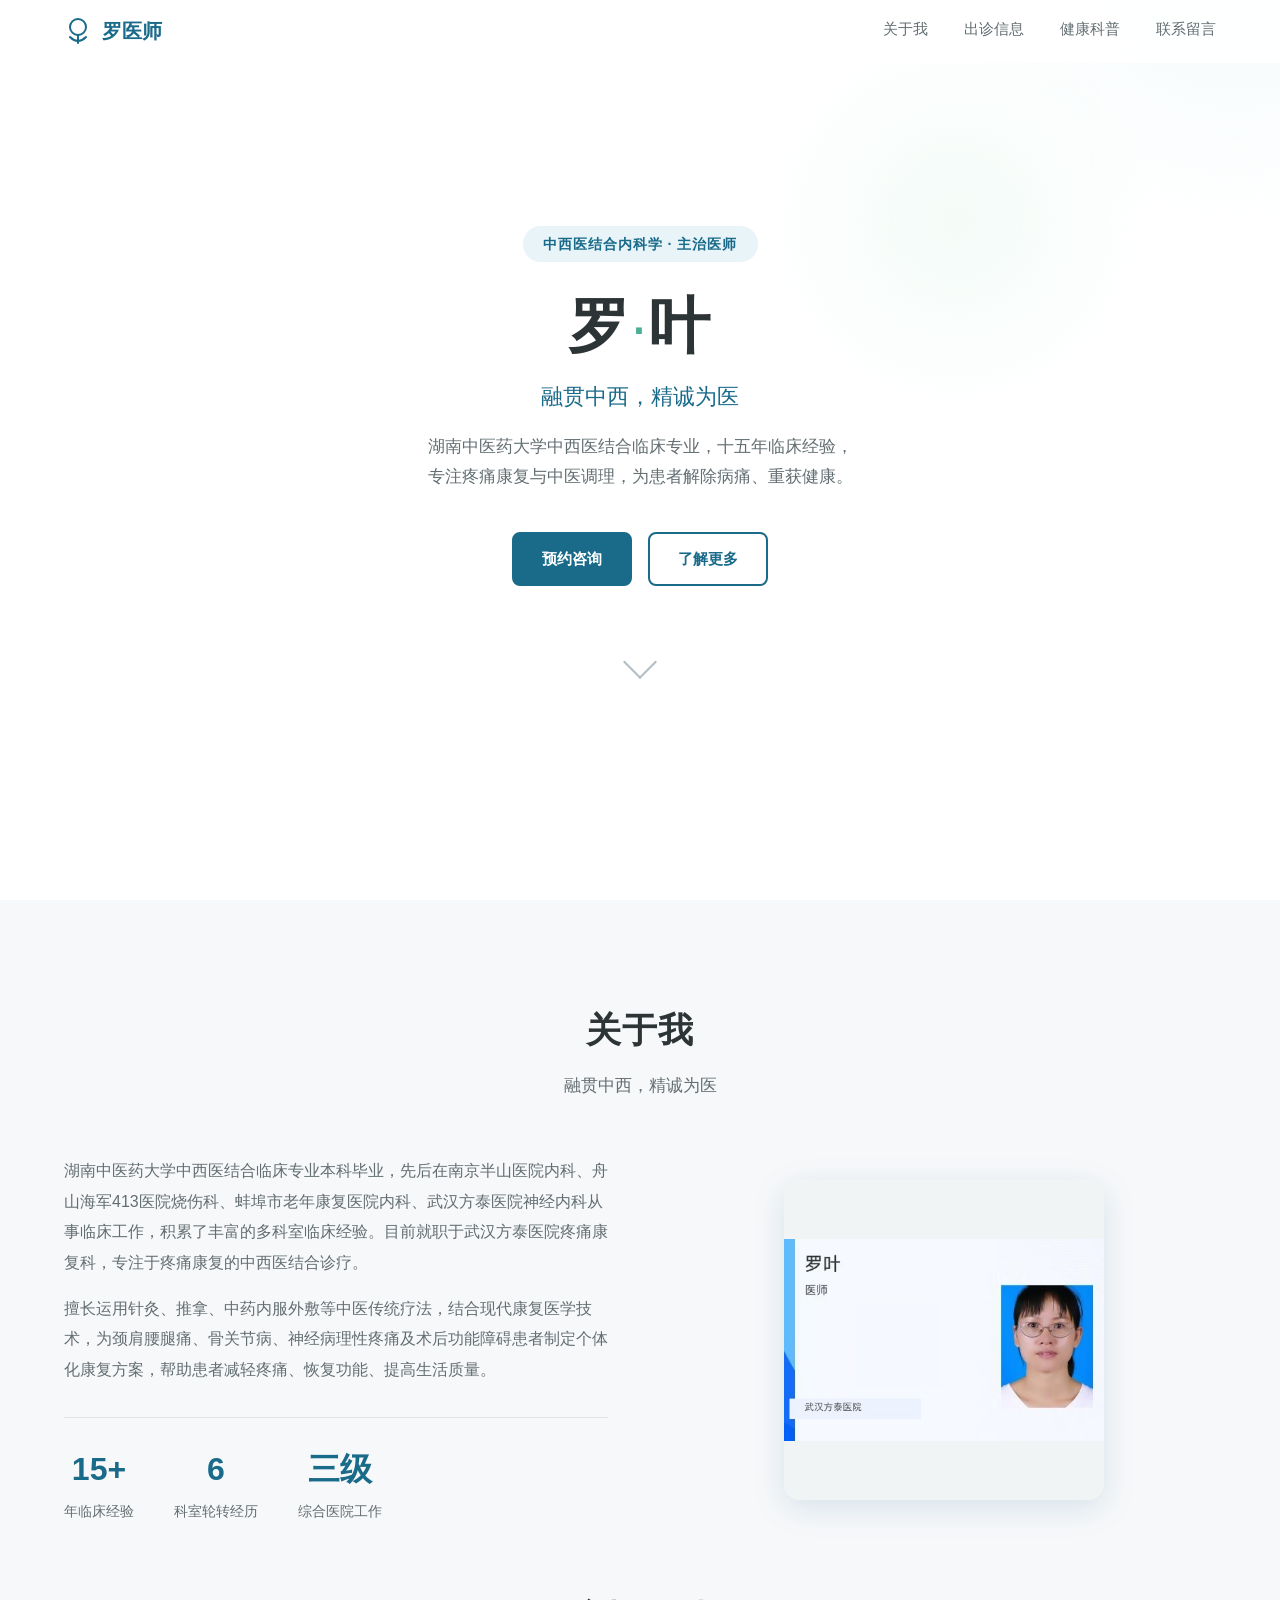
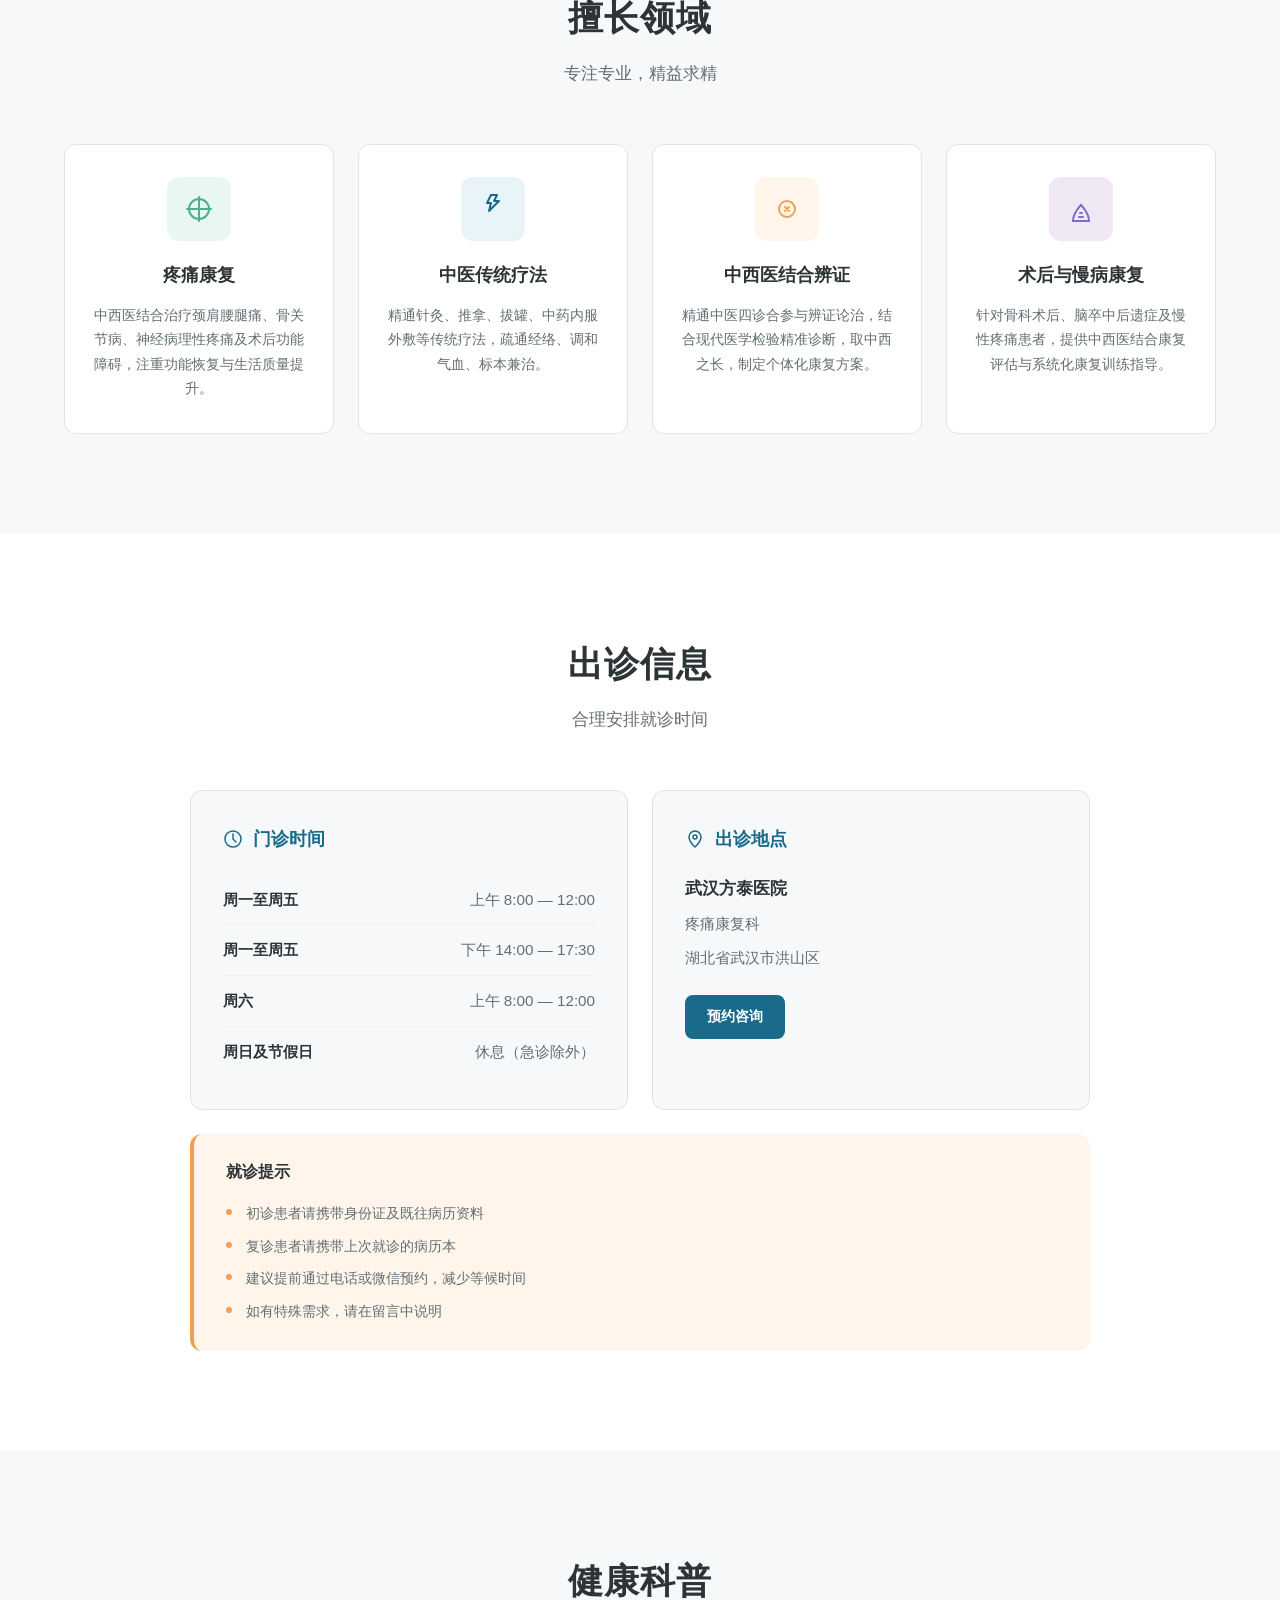
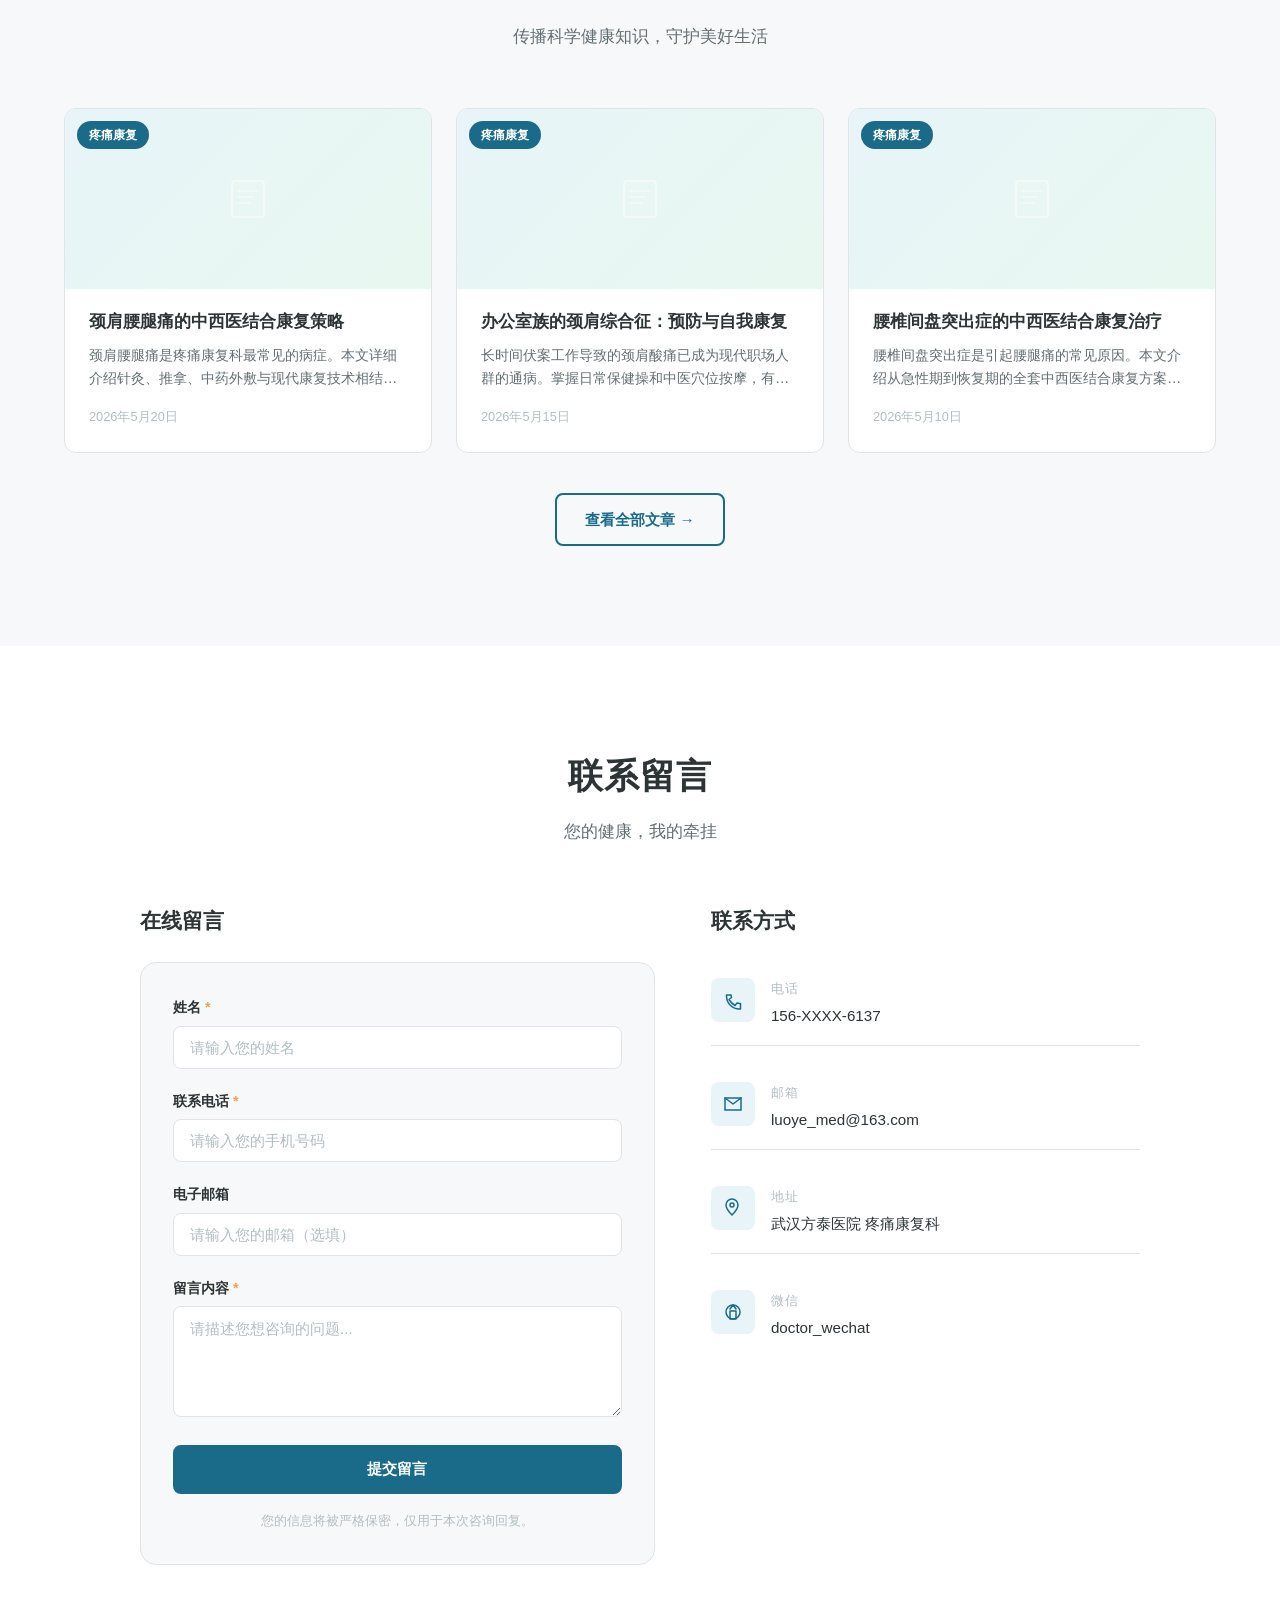
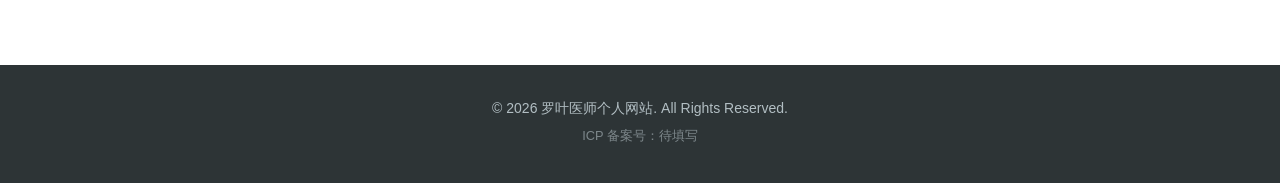
<file: index.html>
<!DOCTYPE html>
<html lang="zh-CN">
<head>
  <meta charset="UTF-8">
  <meta name="viewport" content="width=device-width, initial-scale=1.0">
  <meta name="description" content="罗叶 · 中西医结合主治医师 — 融贯中西，精诚为医。专注疼痛康复，提供出诊信息、颈肩腰腿痛康复、中医养生科普、在线咨询。">
  <meta name="keywords" content="中西医结合,主治医师,疼痛康复,颈肩腰腿痛,中医养生,健康科普,在线咨询,罗叶">
  <title>罗叶 | 中西医结合 主治医师</title>
  <link rel="stylesheet" href="css/style.css">
</head>
<body>

  <!-- ====== 导航栏 ====== -->
  <header id="navbar">
    <div class="container nav-inner">
      <a href="#hero" class="logo">
        <svg width="28" height="28" viewBox="0 0 28 28" fill="none" class="logo-icon">
          <circle cx="14" cy="10" r="8" stroke="currentColor" stroke-width="2"/>
          <path d="M6 20 Q14 28 22 20" stroke="currentColor" stroke-width="2" stroke-linecap="round"/>
          <line x1="14" y1="18" x2="14" y2="26" stroke="currentColor" stroke-width="2" stroke-linecap="round"/>
        </svg>
        <span>罗医师</span>
      </a>
      <nav>
        <a href="#about">关于我</a>
        <a href="#schedule">出诊信息</a>
        <a href="#blog">健康科普</a>
        <a href="#contact">联系留言</a>
      </nav>
      <button class="mobile-menu-btn" aria-label="菜单">
        <span></span><span></span><span></span>
      </button>
    </div>
  </header>

  <!-- ====== 首屏 Hero ====== -->
  <section id="hero">
    <div class="container hero-content">
      <p class="hero-badge">中西医结合内科学 · 主治医师</p>
      <h1 class="hero-name">罗<span class="dot">·</span>叶</h1>
      <p class="hero-slogan">融贯中西，精诚为医</p>
      <p class="hero-desc">湖南中医药大学中西医结合临床专业，十五年临床经验，<br>专注疼痛康复与中医调理，为患者解除病痛、重获健康。</p>
      <div class="hero-cta">
        <a href="#contact" class="btn btn-primary">预约咨询</a>
        <a href="#about" class="btn btn-outline">了解更多</a>
      </div>
      <div class="scroll-indicator">
        <span></span>
      </div>
    </div>
    <div class="hero-bg-decor"></div>
  </section>

  <!-- ====== 关于我 / 擅长领域 ====== -->
  <section id="about">
    <div class="container">
      <div class="section-header">
        <h2>关于我</h2>
        <p class="section-subtitle">融贯中西，精诚为医</p>
      </div>
      <div class="about-grid">
        <div class="about-text">
          <p>湖南中医药大学中西医结合临床专业本科毕业，先后在南京半山医院内科、舟山海军413医院烧伤科、蚌埠市老年康复医院内科、武汉方泰医院神经内科从事临床工作，积累了丰富的多科室临床经验。目前就职于武汉方泰医院疼痛康复科，专注于疼痛康复的中西医结合诊疗。</p>
          <p>擅长运用针灸、推拿、中药内服外敷等中医传统疗法，结合现代康复医学技术，为颈肩腰腿痛、骨关节病、神经病理性疼痛及术后功能障碍患者制定个体化康复方案，帮助患者减轻疼痛、恢复功能、提高生活质量。</p>
          <div class="about-stats">
            <div class="stat-item">
              <span class="stat-num">15+</span>
              <span class="stat-label">年临床经验</span>
            </div>
            <div class="stat-item">
              <span class="stat-num">6</span>
              <span class="stat-label">科室轮转经历</span>
            </div>
            <div class="stat-item">
              <span class="stat-num">三级</span>
              <span class="stat-label">综合医院工作</span>
            </div>
          </div>
        </div>
        <div class="about-image">
          <div class="about-photo-crop">
            <img src="images/photo.jpeg" alt="罗叶医师" class="about-photo" loading="lazy">
          </div>
        </div>
      </div>

      <!-- 擅长领域 -->
      <div class="section-header" style="margin-top: 4rem;">
        <h2>擅长领域</h2>
        <p class="section-subtitle">专注专业，精益求精</p>
      </div>
      <div class="specialties-grid">
        <div class="specialty-card">
          <div class="card-icon" style="background:#E8F8F0;">
            <svg width="32" height="32" viewBox="0 0 32 32" fill="none">
              <path d="M16 4v24M4 16h24" stroke="#4CAF93" stroke-width="2" stroke-linecap="round"/>
              <circle cx="16" cy="16" r="10" stroke="#4CAF93" stroke-width="2"/>
            </svg>
          </div>
          <h3>疼痛康复</h3>
          <p>中西医结合治疗颈肩腰腿痛、骨关节病、神经病理性疼痛及术后功能障碍，注重功能恢复与生活质量提升。</p>
        </div>
        <div class="specialty-card">
          <div class="card-icon" style="background:#E8F4F8;">
            <svg width="32" height="32" viewBox="0 0 32 32" fill="none">
              <path d="M14 2l-4 8h4l-2 8 10-10h-5l3-6H14z" stroke="#1A6B8A" stroke-width="2" stroke-linejoin="round"/>
            </svg>
          </div>
          <h3>中医传统疗法</h3>
          <p>精通针灸、推拿、拔罐、中药内服外敷等传统疗法，疏通经络、调和气血、标本兼治。</p>
        </div>
        <div class="specialty-card">
          <div class="card-icon" style="background:#FFF5EB;">
            <svg width="32" height="32" viewBox="0 0 32 32" fill="none">
              <path d="M8 16c0-4.4 3.6-8 8-8s8 3.6 8 8-3.6 8-8 8-8-3.6-8-8z" stroke="#F0A050" stroke-width="2"/>
              <path d="M14 14l4 4M18 14l-4 4" stroke="#F0A050" stroke-width="2" stroke-linecap="round"/>
            </svg>
          </div>
          <h3>中西医结合辨证</h3>
          <p>精通中医四诊合参与辨证论治，结合现代医学检验精准诊断，取中西之长，制定个体化康复方案。</p>
        </div>
        <div class="specialty-card">
          <div class="card-icon" style="background:#F0E8F4;">
            <svg width="32" height="32" viewBox="0 0 32 32" fill="none">
              <path d="M8 28c0-8 8-16 8-16s8 8 8 16" stroke="#7B6BCD" stroke-width="2" stroke-linecap="round"/>
              <path d="M14 24h4M15 20h2" stroke="#7B6BCD" stroke-width="2" stroke-linecap="round"/>
              <path d="M8 28h16" stroke="#7B6BCD" stroke-width="2" stroke-linecap="round"/>
            </svg>
          </div>
          <h3>术后与慢病康复</h3>
          <p>针对骨科术后、脑卒中后遗症及慢性疼痛患者，提供中西医结合康复评估与系统化康复训练指导。</p>
        </div>
      </div>
    </div>
  </section>

  <!-- ====== 出诊信息 ====== -->
  <section id="schedule">
    <div class="container">
      <div class="section-header">
        <h2>出诊信息</h2>
        <p class="section-subtitle">合理安排就诊时间</p>
      </div>
      <div class="schedule-grid">
        <div class="schedule-card">
          <h3><svg width="20" height="20" viewBox="0 0 20 20" fill="none"><circle cx="10" cy="10" r="8" stroke="currentColor" stroke-width="1.5"/><path d="M10 5v5l3 3" stroke="currentColor" stroke-width="1.5" stroke-linecap="round"/></svg> 门诊时间</h3>
          <ul class="time-list">
            <li><span>周一至周五</span><span>上午 8:00 — 12:00</span></li>
            <li><span>周一至周五</span><span>下午 14:00 — 17:30</span></li>
            <li><span>周六</span><span>上午 8:00 — 12:00</span></li>
            <li><span>周日及节假日</span><span>休息（急诊除外）</span></li>
          </ul>
        </div>
        <div class="schedule-card">
          <h3><svg width="20" height="20" viewBox="0 0 20 20" fill="none"><path d="M10 2C6.7 2 4 4.7 4 8c0 4.5 6 10 6 10s6-5.5 6-10c0-3.3-2.7-6-6-6z" stroke="currentColor" stroke-width="1.5"/><circle cx="10" cy="8" r="2" stroke="currentColor" stroke-width="1.5"/></svg> 出诊地点</h3>
          <div class="location-info">
            <p class="hospital-name">武汉方泰医院</p>
            <p class="department">疼痛康复科</p>
            <p class="address">湖北省武汉市洪山区</p>
          </div>
          <a href="#contact" class="btn btn-primary btn-sm" style="margin-top:1rem;">预约咨询</a>
        </div>
        <div class="schedule-tips">
          <h4>就诊提示</h4>
          <ul>
            <li>初诊患者请携带身份证及既往病历资料</li>
            <li>复诊患者请携带上次就诊的病历本</li>
            <li>建议提前通过电话或微信预约，减少等候时间</li>
            <li>如有特殊需求，请在留言中说明</li>
          </ul>
        </div>
      </div>
    </div>
  </section>

  <!-- ====== 健康科普 ====== -->
  <section id="blog">
    <div class="container">
      <div class="section-header">
        <h2>健康科普</h2>
        <p class="section-subtitle">传播科学健康知识，守护美好生活</p>
      </div>
      <div class="blog-grid" id="blog-list">
        <!-- 由 JS 动态渲染 -->
      </div>
      <div class="blog-more">
        <a href="blog/index.html" class="btn btn-outline">查看全部文章 →</a>
      </div>
    </div>
  </section>

  <!-- ====== 联系留言 ====== -->
  <section id="contact">
    <div class="container">
      <div class="section-header">
        <h2>联系留言</h2>
        <p class="section-subtitle">您的健康，我的牵挂</p>
      </div>
      <div class="contact-grid">
        <div class="contact-form-wrapper">
          <h3>在线留言</h3>
          <form id="contact-form" class="contact-form" action="https://formspree.io/f/your-form-id" method="POST">
            <div class="form-group">
              <label for="name">姓名 <span class="required">*</span></label>
              <input type="text" id="name" name="name" placeholder="请输入您的姓名" required>
            </div>
            <div class="form-group">
              <label for="phone">联系电话 <span class="required">*</span></label>
              <input type="tel" id="phone" name="phone" placeholder="请输入您的手机号码" required>
            </div>
            <div class="form-group">
              <label for="email">电子邮箱</label>
              <input type="email" id="email" name="email" placeholder="请输入您的邮箱（选填）">
            </div>
            <div class="form-group">
              <label for="message">留言内容 <span class="required">*</span></label>
              <textarea id="message" name="message" rows="5" placeholder="请描述您想咨询的问题..." required></textarea>
            </div>
            <button type="submit" class="btn btn-primary btn-full">
              <span class="btn-text">提交留言</span>
              <span class="btn-loading" style="display:none;">发送中...</span>
            </button>
            <p class="form-note">您的信息将被严格保密，仅用于本次咨询回复。</p>
          </form>
        </div>
        <div class="contact-info">
          <h3>联系方式</h3>
          <div class="info-items">
            <div class="info-item">
              <div class="info-icon">
                <svg width="22" height="22" viewBox="0 0 22 22" fill="none"><path d="M17.5 14.5l-2.5-.5-2 2.5c-2.5-1.5-4.5-3.5-6-6l2.5-2-.5-2.5H4.5v1c0 7.2 5.8 13 13 13h1v-5.5z" stroke="#1A6B8A" stroke-width="1.5" stroke-linecap="round" stroke-linejoin="round"/></svg>
              </div>
              <div>
                <span class="info-label">电话</span>
                <span class="info-value">156-XXXX-6137</span>
              </div>
            </div>
            <div class="info-item">
              <div class="info-icon">
                <svg width="22" height="22" viewBox="0 0 22 22" fill="none"><path d="M3 5h16v12H3z" stroke="#1A6B8A" stroke-width="1.5"/><path d="M3 5l8 6 8-6" stroke="#1A6B8A" stroke-width="1.5" stroke-linecap="round" stroke-linejoin="round"/></svg>
              </div>
              <div>
                <span class="info-label">邮箱</span>
                <span class="info-value">luoye_med@163.com</span>
              </div>
            </div>
            <div class="info-item">
              <div class="info-icon">
                <svg width="22" height="22" viewBox="0 0 22 22" fill="none"><path d="M16 8a6 6 0 0 0-12 0c0 4 6 10 6 10s6-6 6-10z" stroke="#1A6B8A" stroke-width="1.5"/><circle cx="10" cy="8" r="2" stroke="#1A6B8A" stroke-width="1.5"/></svg>
              </div>
              <div>
                <span class="info-label">地址</span>
                <span class="info-value">武汉方泰医院 疼痛康复科</span>
              </div>
            </div>
            <div class="info-item">
              <div class="info-icon">
                <svg width="22" height="22" viewBox="0 0 22 22" fill="none"><path d="M8 10h6v8H8zM8 8l3-4 3 4" stroke="#1A6B8A" stroke-width="1.5" stroke-linecap="round" stroke-linejoin="round"/><circle cx="11" cy="11" r="7" stroke="#1A6B8A" stroke-width="1.5"/></svg>
              </div>
              <div>
                <span class="info-label">微信</span>
                <span class="info-value">doctor_wechat</span>
              </div>
            </div>
          </div>
        </div>
      </div>
    </div>
  </section>

  <!-- ====== 页脚 ====== -->
  <footer>
    <div class="container footer-inner">
      <p>&copy; 2026 罗叶医师个人网站. All Rights Reserved.</p>
      <p class="footer-icp">ICP 备案号：待填写</p>
    </div>
  </footer>

  <script src="js/main.js"></script>
  <script src="js/blog.js"></script>
</body>
</html>
</file>
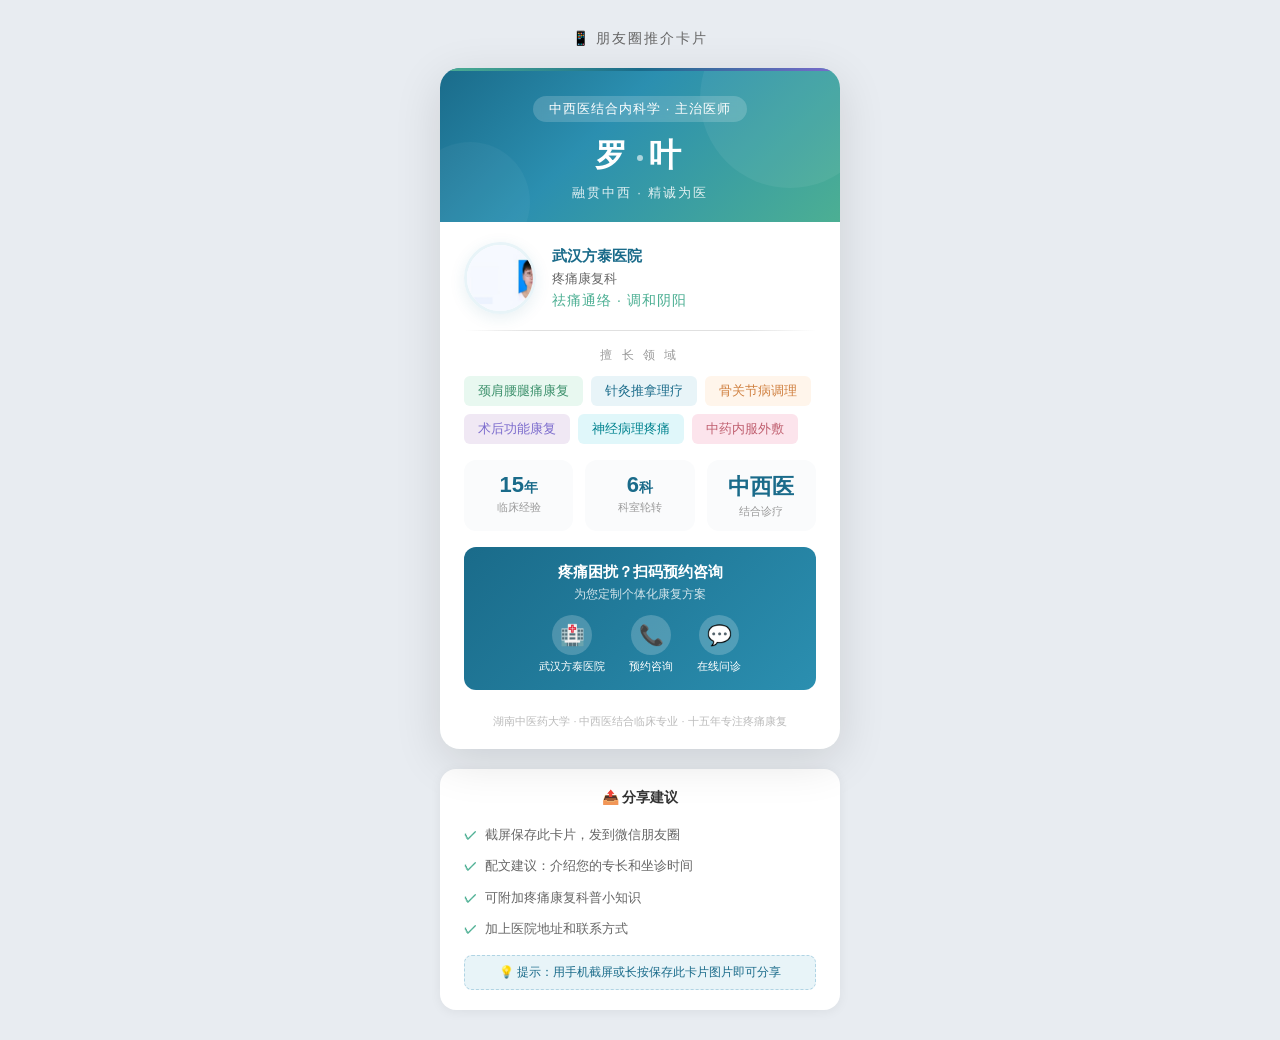
<file: promo-card.html>
<!DOCTYPE html>
<html lang="zh-CN">
<head>
  <meta charset="UTF-8">
  <meta name="viewport" content="width=device-width, initial-scale=1.0">
  <title>罗叶医师 · 推介卡片</title>
  <style>
    * { margin: 0; padding: 0; box-sizing: border-box; }

    body {
      background: #e8ecf1;
      display: flex;
      flex-direction: column;
      align-items: center;
      padding: 30px 10px;
      font-family: "PingFang SC", "Microsoft YaHei", "Hiragino Sans GB", sans-serif;
      min-height: 100vh;
    }

    .page-title {
      color: #666;
      font-size: 14px;
      margin-bottom: 20px;
      letter-spacing: 2px;
    }

    /* ===== Card Container ===== */
    .card-wrapper {
      max-width: 400px;
      width: 100%;
    }

    .card {
      background: #fff;
      border-radius: 20px;
      overflow: hidden;
      box-shadow: 0 12px 48px rgba(0,0,0,0.12);
      position: relative;
    }

    /* ===== Top Banner ===== */
    .card-banner {
      background: linear-gradient(135deg, #1A6B8A 0%, #2B8FB0 40%, #4CAF93 100%);
      padding: 28px 24px 20px;
      text-align: center;
      position: relative;
      overflow: hidden;
    }

    .card-banner::before {
      content: '';
      position: absolute;
      top: -60px;
      right: -40px;
      width: 180px;
      height: 180px;
      border-radius: 50%;
      background: rgba(255,255,255,0.06);
    }

    .card-banner::after {
      content: '';
      position: absolute;
      bottom: -40px;
      left: -30px;
      width: 120px;
      height: 120px;
      border-radius: 50%;
      background: rgba(255,255,255,0.04);
    }

    .banner-badge {
      display: inline-block;
      background: rgba(255,255,255,0.18);
      color: #fff;
      padding: 4px 16px;
      border-radius: 20px;
      font-size: 13px;
      letter-spacing: 1px;
      margin-bottom: 12px;
      position: relative;
      z-index: 1;
      backdrop-filter: blur(4px);
    }

    .banner-name {
      font-size: 32px;
      font-weight: 700;
      color: #fff;
      letter-spacing: 4px;
      position: relative;
      z-index: 1;
    }

    .banner-name .separator {
      display: inline-block;
      width: 6px;
      height: 6px;
      background: rgba(255,255,255,0.6);
      border-radius: 50%;
      margin: 0 6px;
      vertical-align: middle;
    }

    .banner-title {
      font-size: 13px;
      color: rgba(255,255,255,0.85);
      margin-top: 6px;
      letter-spacing: 2px;
      position: relative;
      z-index: 1;
    }

    /* ===== Photo Section ===== */
    .photo-section {
      display: flex;
      align-items: center;
      padding: 20px 24px 16px;
      gap: 16px;
    }

    .photo-avatar {
      width: 72px;
      height: 72px;
      border-radius: 50%;
      overflow: hidden;
      flex-shrink: 0;
      border: 3px solid #E8F4F8;
      box-shadow: 0 4px 16px rgba(26,107,138,0.1);
    }

    .photo-avatar img {
      width: 100%;
      height: 100%;
      object-fit: cover;
    }

    .photo-info {
      flex: 1;
    }

    .photo-info .hospital {
      font-size: 15px;
      font-weight: 600;
      color: #1A6B8A;
      margin-bottom: 4px;
    }

    .photo-info .dept {
      font-size: 13px;
      color: #666;
    }

    .photo-info .slogan {
      font-size: 14px;
      color: #4CAF93;
      margin-top: 4px;
      font-weight: 500;
      letter-spacing: 1px;
    }

    /* ===== Divider ===== */
    .divider {
      height: 1px;
      background: linear-gradient(90deg, transparent, #E0E0E0 20%, #E0E0E0 80%, transparent);
      margin: 0 24px;
    }

    /* ===== Specialties ===== */
    .specialties {
      padding: 16px 24px;
    }

    .section-label {
      font-size: 12px;
      color: #999;
      letter-spacing: 3px;
      text-transform: uppercase;
      margin-bottom: 12px;
      text-align: center;
    }

    .tag-grid {
      display: flex;
      flex-wrap: wrap;
      gap: 8px;
    }

    .tag {
      padding: 6px 14px;
      border-radius: 6px;
      font-size: 13px;
      font-weight: 500;
    }

    .tag-green  { background: #E8F8F0; color: #3A8F6A; }
    .tag-blue   { background: #E8F4F8; color: #1A6B8A; }
    .tag-orange { background: #FFF5EB; color: #D08040; }
    .tag-purple { background: #F0E8F4; color: #7B6BCD; }
    .tag-cyan   { background: #E0F7FA; color: #00838F; }
    .tag-pink   { background: #FCE4EC; color: #C06070; }

    /* ===== Highlights ===== */
    .highlights {
      padding: 0 24px 16px;
      display: flex;
      gap: 12px;
    }

    .highlight-item {
      flex: 1;
      text-align: center;
      padding: 12px 8px;
      background: #FAFBFC;
      border-radius: 12px;
    }

    .highlight-num {
      font-size: 22px;
      font-weight: 700;
      color: #1A6B8A;
    }

    .highlight-label {
      font-size: 11px;
      color: #999;
      margin-top: 2px;
    }

    /* ===== Bottom CTA ===== */
    .card-cta {
      margin: 0 24px 24px;
      background: linear-gradient(135deg, #1A6B8A, #2B8FB0);
      border-radius: 12px;
      padding: 16px;
      text-align: center;
      color: #fff;
    }

    .card-cta .cta-text {
      font-size: 15px;
      font-weight: 600;
      margin-bottom: 4px;
    }

    .card-cta .cta-sub {
      font-size: 12px;
      opacity: 0.8;
    }

    .card-cta .cta-icons {
      display: flex;
      justify-content: center;
      gap: 24px;
      margin-top: 12px;
    }

    .cta-icon-item {
      display: flex;
      flex-direction: column;
      align-items: center;
      gap: 4px;
      font-size: 11px;
    }

    .cta-icon-item .icon-circle {
      width: 40px;
      height: 40px;
      border-radius: 50%;
      background: rgba(255,255,255,0.2);
      display: flex;
      align-items: center;
      justify-content: center;
      font-size: 20px;
    }

    /* ===== Footer ===== */
    .card-footer {
      text-align: center;
      padding: 0 24px 20px;
      font-size: 11px;
      color: #BBB;
    }

    /* ===== Share Options ===== */
    .share-section {
      max-width: 400px;
      width: 100%;
      margin-top: 20px;
      background: #fff;
      border-radius: 16px;
      padding: 20px 24px;
      box-shadow: 0 2px 12px rgba(0,0,0,0.06);
    }

    .share-section h3 {
      font-size: 14px;
      color: #333;
      margin-bottom: 12px;
      text-align: center;
    }

    .share-tips {
      font-size: 13px;
      color: #666;
      line-height: 1.8;
    }

    .share-tips li {
      list-style: none;
      padding: 4px 0;
      display: flex;
      align-items: flex-start;
      gap: 8px;
    }

    .share-tips li::before {
      content: '✓';
      color: #4CAF93;
      font-weight: bold;
      flex-shrink: 0;
    }

    /* Tip: screenshot this */
    .screenshot-tip {
      text-align: center;
      margin-top: 10px;
      font-size: 12px;
      color: #1A6B8A;
      padding: 8px;
      background: #E8F4F8;
      border-radius: 8px;
      border: 1px dashed #B0D4E4;
    }

    /* Decorative line at top of card */
    .card::before {
      content: '';
      position: absolute;
      top: 0;
      left: 0;
      right: 0;
      height: 3px;
      background: linear-gradient(90deg, #4CAF93, #1A6B8A, #7B6BCD);
      z-index: 2;
      border-radius: 20px 20px 0 0;
    }

    /* Responsive */
    @media (max-width: 440px) {
      .card { border-radius: 16px; }
      .card-banner { padding: 24px 16px 16px; }
      .banner-name { font-size: 28px; }
      .photo-section { padding: 16px 16px 12px; }
      .specialties { padding: 12px 16px; }
      .highlights { padding: 0 16px 12px; }
      .card-cta { margin: 0 16px 20px; }
    }
  </style>
</head>
<body>

  <p class="page-title">📱 朋友圈推介卡片</p>

  <!-- ========== CARD START ========== -->
  <div class="card-wrapper">
    <div class="card">

      <!-- Banner -->
      <div class="card-banner">
        <div class="banner-badge">中西医结合内科学 · 主治医师</div>
        <div class="banner-name">罗<span class="separator"></span>叶</div>
        <div class="banner-title">融贯中西 · 精诚为医</div>
      </div>

      <!-- Photo & Info -->
      <div class="photo-section">
        <div class="photo-avatar">
          <img src="images/photo.jpeg" alt="罗叶医师" loading="lazy">
        </div>
        <div class="photo-info">
          <div class="hospital">武汉方泰医院</div>
          <div class="dept">疼痛康复科</div>
          <div class="slogan">祛痛通络 · 调和阴阳</div>
        </div>
      </div>

      <div class="divider"></div>

      <!-- Specialties -->
      <div class="specialties">
        <div class="section-label">擅 长 领 域</div>
        <div class="tag-grid">
          <span class="tag tag-green">颈肩腰腿痛康复</span>
          <span class="tag tag-blue">针灸推拿理疗</span>
          <span class="tag tag-orange">骨关节病调理</span>
          <span class="tag tag-purple">术后功能康复</span>
          <span class="tag tag-cyan">神经病理疼痛</span>
          <span class="tag tag-pink">中药内服外敷</span>
        </div>
      </div>

      <!-- Highlights -->
      <div class="highlights">
        <div class="highlight-item">
          <div class="highlight-num">15<span style="font-size:14px">年</span></div>
          <div class="highlight-label">临床经验</div>
        </div>
        <div class="highlight-item">
          <div class="highlight-num">6<span style="font-size:14px">科</span></div>
          <div class="highlight-label">科室轮转</div>
        </div>
        <div class="highlight-item">
          <div class="highlight-num">中西医</div>
          <div class="highlight-label">结合诊疗</div>
        </div>
      </div>

      <!-- CTA -->
      <div class="card-cta">
        <div class="cta-text">疼痛困扰？扫码预约咨询</div>
        <div class="cta-sub">为您定制个体化康复方案</div>
        <div class="cta-icons">
          <div class="cta-icon-item">
            <div class="icon-circle">🏥</div>
            <span>武汉方泰医院</span>
          </div>
          <div class="cta-icon-item">
            <div class="icon-circle">📞</div>
            <span>预约咨询</span>
          </div>
          <div class="cta-icon-item">
            <div class="icon-circle">💬</div>
            <span>在线问诊</span>
          </div>
        </div>
      </div>

      <!-- Footer -->
      <div class="card-footer">
        湖南中医药大学 · 中西医结合临床专业 · 十五年专注疼痛康复
      </div>
    </div>
  </div>
  <!-- ========== CARD END ========== -->

  <!-- Share Tips -->
  <div class="share-section">
    <h3>📤 分享建议</h3>
    <ul class="share-tips">
      <li>截屏保存此卡片，发到微信朋友圈</li>
      <li>配文建议：介绍您的专长和坐诊时间</li>
      <li>可附加疼痛康复科普小知识</li>
      <li>加上医院地址和联系方式</li>
    </ul>
    <div class="screenshot-tip">
      💡 提示：用手机截屏或长按保存此卡片图片即可分享
    </div>
  </div>

</body>
</html>
</file>
<file: css/style.css>
/* ========================================
   中西医结合主治医师个人网站 — 全局样式
   现代简约风 · 蓝绿主调
   ======================================== */

/* --- CSS 变量 --- */
:root {
  --primary: #1A6B8A;
  --primary-light: #E8F4F8;
  --primary-dark: #14526A;
  --accent: #4CAF93;
  --accent-light: #E8F8F0;
  --highlight: #F0A050;
  --highlight-light: #FFF5EB;
  --bg-white: #FFFFFF;
  --bg-gray: #F7F8FA;
  --bg-gray-dark: #EDF0F3;
  --text-dark: #2D3436;
  --text-mid: #636E72;
  --text-light: #B2BEC3;
  --border: #E0E4E8;
  --shadow-sm: 0 1px 3px rgba(0,0,0,0.06);
  --shadow-md: 0 4px 16px rgba(0,0,0,0.08);
  --shadow-lg: 0 8px 32px rgba(0,0,0,0.10);
  --radius-sm: 8px;
  --radius-md: 12px;
  --radius-lg: 16px;
  --font-heading: 'PingFang SC', 'Microsoft YaHei', 'Noto Sans SC', sans-serif;
  --font-body: -apple-system, BlinkMacSystemFont, 'Segoe UI', 'PingFang SC', 'Microsoft YaHei', sans-serif;
  --transition: 0.25s ease;
  --max-width: 1200px;
}

/* --- Reset --- */
*, *::before, *::after {
  margin: 0;
  padding: 0;
  box-sizing: border-box;
}

html {
  scroll-behavior: smooth;
  scroll-padding-top: 80px;
}

body {
  font-family: var(--font-body);
  font-size: 16px;
  line-height: 1.7;
  color: var(--text-dark);
  background: var(--bg-white);
  -webkit-font-smoothing: antialiased;
  -moz-osx-font-smoothing: grayscale;
}

a {
  color: var(--primary);
  text-decoration: none;
  transition: color var(--transition);
}

a:hover {
  color: var(--primary-dark);
}

img {
  max-width: 100%;
  display: block;
}

ul {
  list-style: none;
}

/* --- Container --- */
.container {
  max-width: var(--max-width);
  margin: 0 auto;
  padding: 0 24px;
}

/* --- Section --- */
section {
  padding: 100px 0;
}

section:nth-child(even) {
  background: var(--bg-gray);
}

.section-header {
  text-align: center;
  margin-bottom: 56px;
}

.section-header h2 {
  font-family: var(--font-heading);
  font-size: 2.2rem;
  font-weight: 700;
  color: var(--text-dark);
  margin-bottom: 12px;
  letter-spacing: 1px;
}

.section-subtitle {
  font-size: 1.05rem;
  color: var(--text-mid);
  font-weight: 400;
}

/* ========================================
   导航栏
   ======================================== */
#navbar {
  position: fixed;
  top: 0;
  left: 0;
  right: 0;
  z-index: 1000;
  padding: 14px 0;
  background: rgba(255,255,255,0.85);
  backdrop-filter: blur(12px);
  -webkit-backdrop-filter: blur(12px);
  border-bottom: 1px solid transparent;
  transition: all var(--transition);
}

#navbar.scrolled {
  border-bottom-color: var(--border);
  box-shadow: var(--shadow-sm);
}

.nav-inner {
  display: flex;
  align-items: center;
  justify-content: space-between;
}

.logo {
  display: flex;
  align-items: center;
  gap: 10px;
  font-family: var(--font-heading);
  font-size: 1.25rem;
  font-weight: 700;
  color: var(--primary);
}

.logo-icon {
  color: var(--primary);
}

nav {
  display: flex;
  gap: 36px;
}

nav a {
  font-size: 0.95rem;
  color: var(--text-mid);
  font-weight: 500;
  position: relative;
  padding-bottom: 4px;
}

nav a::after {
  content: '';
  position: absolute;
  bottom: 0;
  left: 0;
  right: 0;
  height: 2px;
  background: var(--primary);
  transform: scaleX(0);
  transition: transform var(--transition);
  border-radius: 1px;
}

nav a:hover,
nav a.active {
  color: var(--primary);
}

nav a:hover::after,
nav a.active::after {
  transform: scaleX(1);
}

.mobile-menu-btn {
  display: none;
  flex-direction: column;
  gap: 5px;
  background: none;
  border: none;
  cursor: pointer;
  padding: 4px;
}

.mobile-menu-btn span {
  display: block;
  width: 24px;
  height: 2px;
  background: var(--text-dark);
  border-radius: 2px;
  transition: var(--transition);
}

/* ========================================
   首屏 Hero
   ======================================== */
#hero {
  min-height: 100vh;
  display: flex;
  align-items: center;
  justify-content: center;
  text-align: center;
  padding-top: 80px;
  padding-bottom: 80px;
  position: relative;
  overflow: hidden;
  background: var(--bg-white);
}

.hero-bg-decor {
  position: absolute;
  top: -40%;
  right: -20%;
  width: 600px;
  height: 600px;
  border-radius: 50%;
  background: radial-gradient(circle, var(--primary-light) 0%, transparent 70%);
  opacity: 0.5;
  pointer-events: none;
}

.hero-bg-decor::after {
  content: '';
  position: absolute;
  bottom: -30%;
  left: -30%;
  width: 400px;
  height: 400px;
  border-radius: 50%;
  background: radial-gradient(circle, var(--accent-light) 0%, transparent 70%);
}

.hero-content {
  position: relative;
  z-index: 2;
  max-width: 720px;
}

.hero-badge {
  display: inline-block;
  background: var(--primary-light);
  color: var(--primary);
  font-size: 0.9rem;
  font-weight: 600;
  padding: 6px 20px;
  border-radius: 50px;
  margin-bottom: 28px;
  letter-spacing: 1px;
}

.hero-name {
  font-family: var(--font-heading);
  font-size: 3.8rem;
  font-weight: 800;
  color: var(--text-dark);
  line-height: 1.2;
  margin-bottom: 16px;
  letter-spacing: 2px;
}

.hero-name .dot {
  color: var(--accent);
  font-weight: 400;
}

.hero-slogan {
  font-size: 1.35rem;
  color: var(--primary);
  font-weight: 500;
  margin-bottom: 16px;
}

.hero-desc {
  font-size: 1.05rem;
  color: var(--text-mid);
  line-height: 1.8;
  margin-bottom: 40px;
}

.hero-cta {
  display: flex;
  gap: 16px;
  justify-content: center;
  flex-wrap: wrap;
}

.scroll-indicator {
  margin-top: 64px;
  animation: bounce 2s infinite;
}

.scroll-indicator span {
  display: block;
  width: 24px;
  height: 24px;
  border-right: 2px solid var(--text-light);
  border-bottom: 2px solid var(--text-light);
  transform: rotate(45deg);
  margin: 0 auto;
}

@keyframes bounce {
  0%, 100% { transform: translateY(0); }
  50% { transform: translateY(10px); }
}

/* ========================================
   按钮
   ======================================== */
.btn {
  display: inline-flex;
  align-items: center;
  gap: 8px;
  font-family: var(--font-body);
  font-size: 0.95rem;
  font-weight: 600;
  padding: 12px 28px;
  border-radius: var(--radius-sm);
  border: 2px solid transparent;
  cursor: pointer;
  transition: all var(--transition);
  white-space: nowrap;
}

.btn-primary {
  background: var(--primary);
  color: #fff;
  border-color: var(--primary);
}

.btn-primary:hover {
  background: var(--primary-dark);
  border-color: var(--primary-dark);
  color: #fff;
  transform: translateY(-1px);
  box-shadow: var(--shadow-md);
}

.btn-outline {
  background: transparent;
  color: var(--primary);
  border-color: var(--primary);
}

.btn-outline:hover {
  background: var(--primary);
  color: #fff;
  transform: translateY(-1px);
  box-shadow: var(--shadow-md);
}

.btn-sm {
  padding: 8px 20px;
  font-size: 0.875rem;
}

.btn-full {
  width: 100%;
  justify-content: center;
}

/* ========================================
   关于我
   ======================================== */
#about {
  background: var(--bg-gray);
}

.about-grid {
  display: grid;
  grid-template-columns: 1fr 1fr;
  gap: 64px;
  align-items: center;
}

.about-text p {
  color: var(--text-mid);
  margin-bottom: 16px;
  line-height: 1.9;
}

.about-stats {
  display: flex;
  gap: 40px;
  margin-top: 32px;
  padding-top: 24px;
  border-top: 1px solid var(--border);
}

.stat-item {
  text-align: center;
}

.stat-num {
  display: block;
  font-family: var(--font-heading);
  font-size: 2rem;
  font-weight: 800;
  color: var(--primary);
}

.stat-label {
  font-size: 0.875rem;
  color: var(--text-mid);
  margin-top: 4px;
}

.about-image {
  display: flex;
  justify-content: center;
}

.about-photo-crop {
  width: 320px;
  height: 320px;
  border-radius: 16px;
  overflow: hidden;
  box-shadow: 0 8px 32px rgba(26,107,138,0.15);
}
.about-photo {
  width: 100%;
  height: 100%;
  object-fit: contain;
  object-position: right center;
  background: #f0f4f5;
}

/* ========================================
   擅长领域
   ======================================== */
.specialties-grid {
  display: grid;
  grid-template-columns: repeat(4, 1fr);
  gap: 24px;
  margin-top: 56px;
}

.specialty-card {
  background: var(--bg-white);
  border-radius: var(--radius-md);
  padding: 32px 24px;
  text-align: center;
  transition: all var(--transition);
  border: 1px solid var(--border);
}

.specialty-card:hover {
  transform: translateY(-4px);
  box-shadow: var(--shadow-lg);
  border-color: transparent;
}

.card-icon {
  width: 64px;
  height: 64px;
  border-radius: var(--radius-md);
  display: flex;
  align-items: center;
  justify-content: center;
  margin: 0 auto 20px;
}

.specialty-card h3 {
  font-family: var(--font-heading);
  font-size: 1.1rem;
  font-weight: 700;
  color: var(--text-dark);
  margin-bottom: 12px;
}

.specialty-card p {
  font-size: 0.9rem;
  color: var(--text-mid);
  line-height: 1.7;
}

/* ========================================
   出诊信息
   ======================================== */
#schedule {
  background: var(--bg-white);
}

.schedule-grid {
  display: grid;
  grid-template-columns: 1fr 1fr;
  grid-template-rows: auto auto;
  gap: 24px;
  max-width: 900px;
  margin: 0 auto;
}

.schedule-card {
  background: var(--bg-gray);
  border-radius: var(--radius-md);
  padding: 32px;
  border: 1px solid var(--border);
}

.schedule-card h3 {
  display: flex;
  align-items: center;
  gap: 10px;
  font-family: var(--font-heading);
  font-size: 1.15rem;
  font-weight: 700;
  color: var(--primary);
  margin-bottom: 20px;
}

.time-list li {
  display: flex;
  justify-content: space-between;
  padding: 12px 0;
  border-bottom: 1px solid var(--bg-gray-dark);
  font-size: 0.95rem;
  color: var(--text-mid);
}

.time-list li:last-child {
  border-bottom: none;
}

.time-list li span:first-child {
  font-weight: 600;
  color: var(--text-dark);
}

.location-info p {
  margin-bottom: 8px;
  font-size: 0.95rem;
  color: var(--text-mid);
}

.hospital-name {
  font-size: 1.05rem !important;
  font-weight: 700 !important;
  color: var(--text-dark) !important;
}

.schedule-tips {
  grid-column: 1 / -1;
  background: var(--highlight-light);
  border-radius: var(--radius-md);
  padding: 24px 32px;
  border-left: 4px solid var(--highlight);
}

.schedule-tips h4 {
  font-family: var(--font-heading);
  font-size: 1rem;
  font-weight: 700;
  color: var(--text-dark);
  margin-bottom: 12px;
}

.schedule-tips li {
  padding: 4px 0;
  font-size: 0.9rem;
  color: var(--text-mid);
  position: relative;
  padding-left: 20px;
}

.schedule-tips li::before {
  content: '';
  position: absolute;
  left: 0;
  top: 12px;
  width: 6px;
  height: 6px;
  background: var(--highlight);
  border-radius: 50%;
}

/* ========================================
   健康科普
   ======================================== */
#blog {
  background: var(--bg-gray);
}

.blog-grid {
  display: grid;
  grid-template-columns: repeat(3, 1fr);
  gap: 24px;
}

.blog-card {
  background: var(--bg-white);
  border-radius: var(--radius-md);
  overflow: hidden;
  border: 1px solid var(--border);
  transition: all var(--transition);
  cursor: pointer;
}

.blog-card:hover {
  transform: translateY(-4px);
  box-shadow: var(--shadow-lg);
  border-color: transparent;
}

.blog-card-image {
  height: 180px;
  background: linear-gradient(135deg, var(--primary-light), var(--accent-light));
  display: flex;
  align-items: center;
  justify-content: center;
  position: relative;
  overflow: hidden;
}

.blog-card-image svg {
  opacity: 0.6;
  width: 48px;
  height: 48px;
}

.blog-card-image .blog-tag {
  position: absolute;
  top: 12px;
  left: 12px;
  background: var(--primary);
  color: #fff;
  font-size: 0.75rem;
  font-weight: 600;
  padding: 4px 12px;
  border-radius: 50px;
}

.blog-card-body {
  padding: 20px 24px 24px;
}

.blog-card-body h3 {
  font-family: var(--font-heading);
  font-size: 1.05rem;
  font-weight: 700;
  color: var(--text-dark);
  margin-bottom: 10px;
  line-height: 1.5;
  display: -webkit-box;
  -webkit-line-clamp: 2;
  -webkit-box-orient: vertical;
  overflow: hidden;
}

.blog-card-body p {
  font-size: 0.9rem;
  color: var(--text-mid);
  line-height: 1.6;
  display: -webkit-box;
  -webkit-line-clamp: 2;
  -webkit-box-orient: vertical;
  overflow: hidden;
  margin-bottom: 16px;
}

.blog-card-meta {
  font-size: 0.8rem;
  color: var(--text-light);
}

.blog-more {
  text-align: center;
  margin-top: 40px;
}

/* ========================================
   联系留言
   ======================================== */
#contact {
  background: var(--bg-white);
}

.contact-grid {
  display: grid;
  grid-template-columns: 1.2fr 1fr;
  gap: 56px;
  max-width: 1000px;
  margin: 0 auto;
}

.contact-form-wrapper h3,
.contact-info h3 {
  font-family: var(--font-heading);
  font-size: 1.3rem;
  font-weight: 700;
  color: var(--text-dark);
  margin-bottom: 24px;
}

.contact-form {
  background: var(--bg-gray);
  border-radius: var(--radius-lg);
  padding: 32px;
  border: 1px solid var(--border);
}

.form-group {
  margin-bottom: 20px;
}

.form-group label {
  display: block;
  font-size: 0.9rem;
  font-weight: 600;
  color: var(--text-dark);
  margin-bottom: 6px;
}

.required {
  color: var(--highlight);
}

.form-group input,
.form-group textarea {
  width: 100%;
  padding: 12px 16px;
  font-family: var(--font-body);
  font-size: 0.95rem;
  color: var(--text-dark);
  background: var(--bg-white);
  border: 1px solid var(--border);
  border-radius: var(--radius-sm);
  transition: border-color var(--transition), box-shadow var(--transition);
  outline: none;
  resize: vertical;
}

.form-group input:focus,
.form-group textarea:focus {
  border-color: var(--primary);
  box-shadow: 0 0 0 3px var(--primary-light);
}

.form-group input::placeholder,
.form-group textarea::placeholder {
  color: var(--text-light);
}

.form-note {
  font-size: 0.8rem;
  color: var(--text-light);
  text-align: center;
  margin-top: 16px;
}

/* 联系方式 */
.info-items {
  display: flex;
  flex-direction: column;
  gap: 20px;
}

.info-item {
  display: flex;
  align-items: flex-start;
  gap: 16px;
  padding: 16px 0;
  border-bottom: 1px solid var(--border);
}

.info-item:last-child {
  border-bottom: none;
}

.info-icon {
  flex-shrink: 0;
  width: 44px;
  height: 44px;
  background: var(--primary-light);
  border-radius: var(--radius-sm);
  display: flex;
  align-items: center;
  justify-content: center;
}

.info-label {
  display: block;
  font-size: 0.8rem;
  color: var(--text-light);
  text-transform: uppercase;
  letter-spacing: 1px;
  margin-bottom: 2px;
}

.info-value {
  font-size: 0.95rem;
  color: var(--text-dark);
  font-weight: 500;
}

/* ========================================
   页脚
   ======================================== */
footer {
  background: var(--text-dark);
  color: var(--text-light);
  padding: 32px 0;
  text-align: center;
}

.footer-inner p {
  font-size: 0.875rem;
  margin-bottom: 4px;
}

.footer-icp {
  font-size: 0.8rem !important;
  opacity: 0.6;
}

/* ========================================
   表单提交反馈
   ======================================== */
.form-success {
  display: none;
  text-align: center;
  padding: 48px 24px;
}

.form-success.show {
  display: block;
}

.form-success svg {
  color: var(--accent);
  margin-bottom: 16px;
}

.form-success h3 {
  font-family: var(--font-heading);
  font-size: 1.3rem;
  color: var(--text-dark);
  margin-bottom: 8px;
}

.form-success p {
  color: var(--text-mid);
}

/* ========================================
   动画
   ======================================== */
.fade-in {
  opacity: 0;
  transform: translateY(24px);
  transition: opacity 0.6s ease, transform 0.6s ease;
}

.fade-in.visible {
  opacity: 1;
  transform: translateY(0);
}

/* ========================================
   响应式设计
   ======================================== */
@media (max-width: 1024px) {
  .specialties-grid {
    grid-template-columns: repeat(2, 1fr);
  }
  .blog-grid {
    grid-template-columns: repeat(2, 1fr);
  }
}

@media (max-width: 768px) {
  section {
    padding: 72px 0;
  }

  .section-header h2 {
    font-size: 1.8rem;
  }

  .hero-name {
    font-size: 2.5rem;
  }

  .hero-slogan {
    font-size: 1.1rem;
  }

  .hero-desc {
    font-size: 0.95rem;
  }
  .hero-desc br {
    display: none;
  }

  /* 导航 */
  nav {
    position: fixed;
    top: 60px;
    left: 0;
    right: 0;
    flex-direction: column;
    background: rgba(255,255,255,0.98);
    backdrop-filter: blur(12px);
    padding: 24px;
    gap: 20px;
    box-shadow: var(--shadow-md);
    transform: translateY(-120%);
    transition: transform var(--transition);
    z-index: 999;
  }

  nav.open {
    transform: translateY(0);
  }

  .mobile-menu-btn {
    display: flex;
  }

  /* 关于 */
  .about-grid {
    grid-template-columns: 1fr;
    gap: 32px;
  }

  .about-stats {
    gap: 24px;
    justify-content: center;
  }

  /* 擅长 */
  .specialties-grid {
    grid-template-columns: 1fr;
  }

  /* 出诊 */
  .schedule-grid {
    grid-template-columns: 1fr;
  }

  /* 博客 */
  .blog-grid {
    grid-template-columns: 1fr;
  }

  /* 联系 */
  .contact-grid {
    grid-template-columns: 1fr;
    gap: 40px;
  }
}

@media (max-width: 480px) {
  .container {
    padding: 0 16px;
  }

  .hero-name {
    font-size: 2rem;
  }

  .about-stats {
    flex-direction: column;
    gap: 16px;
  }

  .hero-cta {
    flex-direction: column;
    align-items: center;
  }

  .hero-cta .btn {
    width: 100%;
    justify-content: center;
  }
}
</file>
